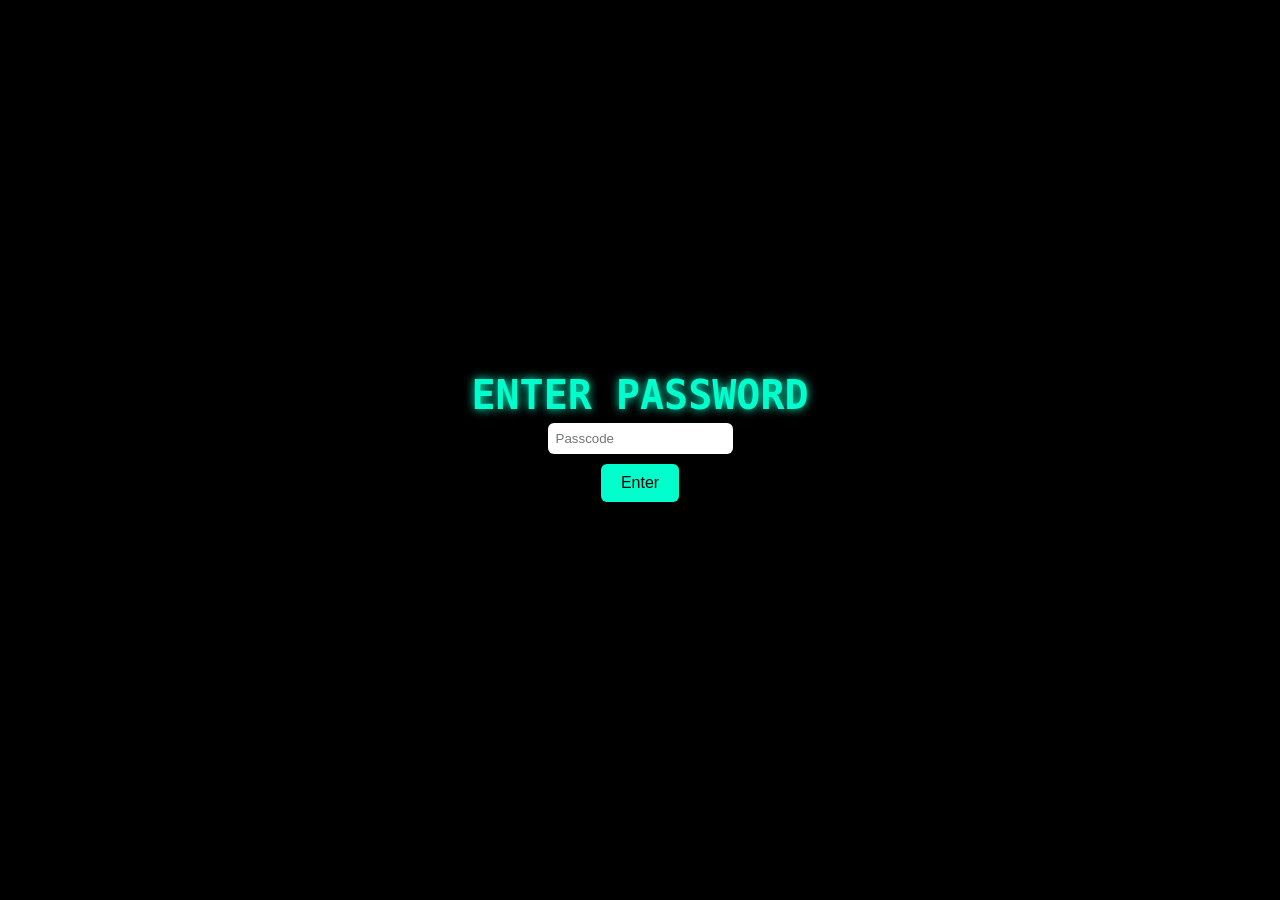
<file: i-ready/index.html>
<!doctype html>
<html lang="en">

<head>

<meta charset="utf-8">
<meta name="viewport" content="width=device-width,initial-scale=1">

<title>The Cats Arcade</title>

<link rel="stylesheet" href="css/styles.css">

<style>

#lockScreen{
position:fixed;
top:0;
left:0;
width:100vw;
height:100vh;
background:black;
color:#00ffcc;
display:flex;
flex-direction:column;
align-items:center;
justify-content:center;
font-family:monospace;
z-index:9999;
}

#siteContent{
display:none;
}

</style>

</head>

<body>

<!-- PASSWORD SCREEN -->

<div id="lockScreen">

<h1>ENTER PASSWORD</h1>

<input id="passInput" type="password" placeholder="Passcode">

<button onclick="unlockSite()">Enter</button>

<p id="errorText"></p>

</div>

<!-- WEBSITE -->

<div id="siteContent">

<header>

<h1>The Cats Arcade</h1>
<p>Click play to start a game.</p>

</header>

<nav id="navbar">

<button onclick="showPage('gamesPage')">Games</button>
<button onclick="showPage('settingsPage')">Settings</button>
<button onclick="showPage('requestPage')">Requests</button>

</nav>

<main>

<!-- GAMES PAGE -->

<div id="gamesPage" class="page">

<section class="card">

<h2>Available Games</h2>

<div id="games"></div>

</section>

<section class="card">

<h2>Play Area</h2>

<div id="player">
<p>No game loaded.</p>
</div>

</section>

</div>

<!-- SETTINGS PAGE -->

<div id="settingsPage" class="page">

<section class="card">

<h2>Settings</h2>

<label>Background Color</label><br>
<input type="color" id="bgColor">

<br><br>

<label>Panic Key</label><br>
<input type="text" id="panicKey" placeholder="Example: `">

<br><br>

<button onclick="saveSettings()">Save Settings</button>

</section>

</div>

<!-- FORM PAGE -->

<div id="requestPage" class="page">

<section class="card">

<h2>Game Requests</h2>

<iframe
src="https://docs.google.com/forms/d/e/1FAIpQLSeR4XuPz3IPx8sJ8oe7DFxDOrXZZHuoVF9zgKFstM0YfE5qOA/viewform?embedded=true"
height="650">
Loading…
</iframe>

</section>

</div>

</main>

</div>

<script src="js/app.js"></script>

<script>

function unlockSite(){

const pass = document.getElementById("passInput").value

if(pass === "012312"){

document.getElementById("lockScreen").style.display = "none"
document.getElementById("siteContent").style.display = "block"

}else{

document.getElementById("errorText").innerText = "Wrong Passcode"

}

}

</script>

</body>
</html>
</file>
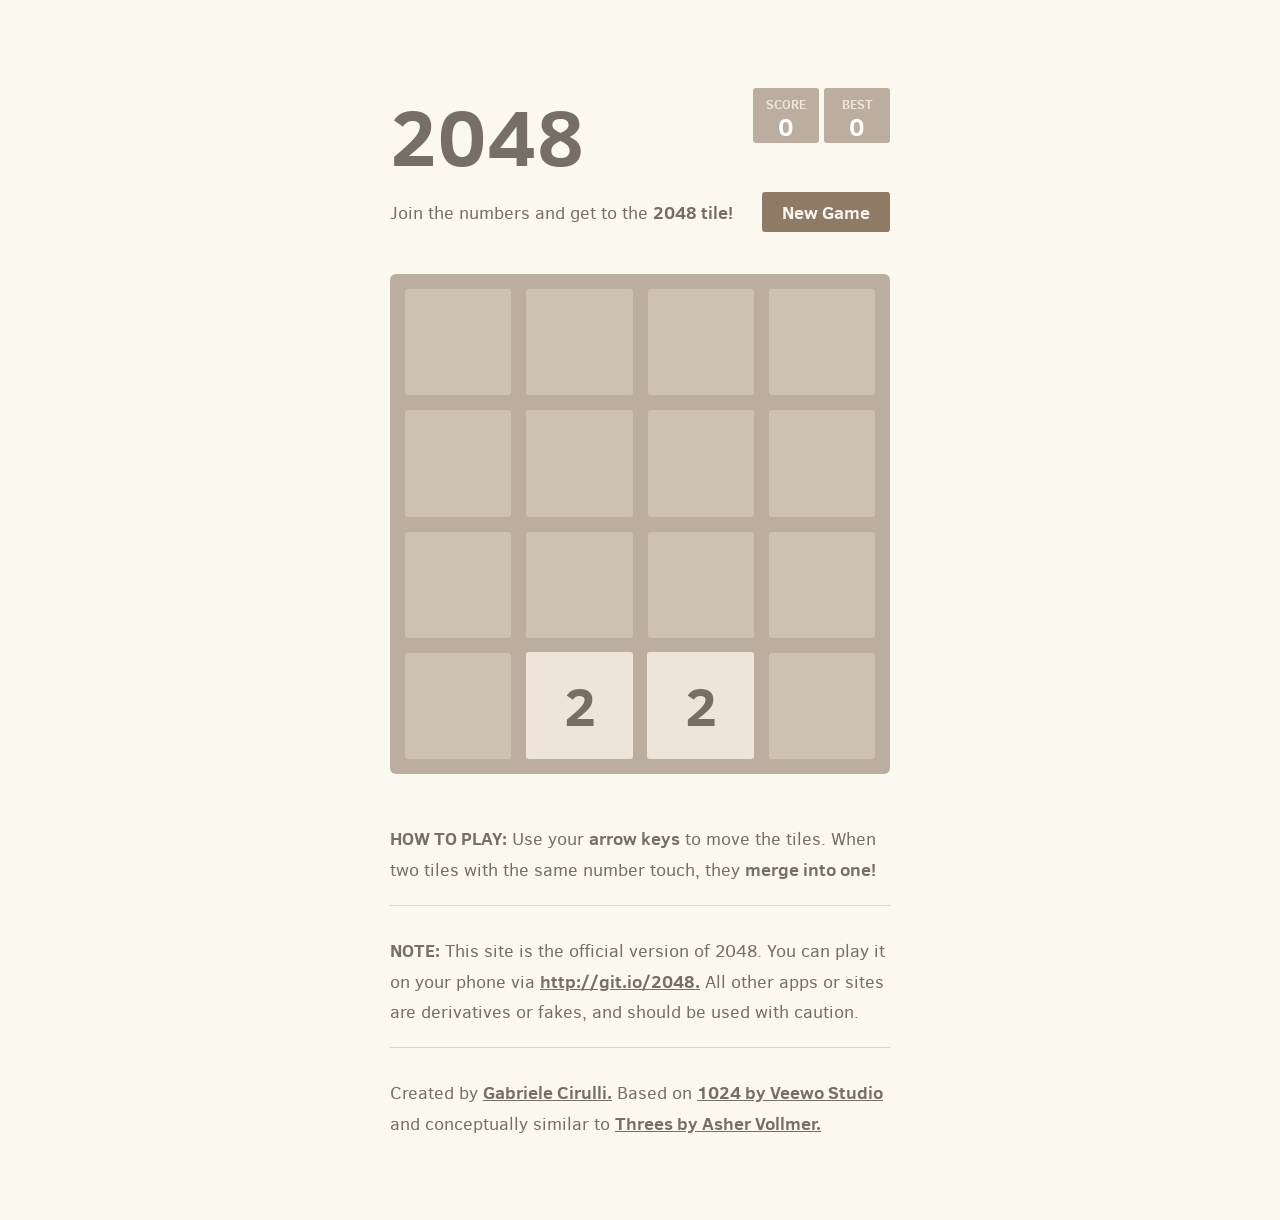
<file: games/2048/index.html>
<!DOCTYPE html>
<html>
<head>
  <meta charset="utf-8">
  <title>2048</title>

  <link href="style/main.css" rel="stylesheet" type="text/css">
  <link rel="shortcut icon" href="favicon.ico">
  <link rel="apple-touch-icon" href="meta/apple-touch-icon.png">
  <link rel="apple-touch-startup-image" href="meta/apple-touch-startup-image-640x1096.png" media="(device-width: 320px) and (device-height: 568px) and (-webkit-device-pixel-ratio: 2)"> <!-- iPhone 5+ -->
  <link rel="apple-touch-startup-image" href="meta/apple-touch-startup-image-640x920.png"  media="(device-width: 320px) and (device-height: 480px) and (-webkit-device-pixel-ratio: 2)"> <!-- iPhone, retina -->
  <meta name="apple-mobile-web-app-capable" content="yes">
  <meta name="apple-mobile-web-app-status-bar-style" content="black">

  <meta name="HandheldFriendly" content="True">
  <meta name="MobileOptimized" content="320">
  <meta name="viewport" content="width=device-width, target-densitydpi=160dpi, initial-scale=1.0, maximum-scale=1, user-scalable=no, minimal-ui">
</head>
<body>
  <div class="container">
    <div class="heading">
      <h1 class="title">2048</h1>
      <div class="scores-container">
        <div class="score-container">0</div>
        <div class="best-container">0</div>
      </div>
    </div>

    <div class="above-game">
      <p class="game-intro">Join the numbers and get to the <strong>2048 tile!</strong></p>
      <a class="restart-button">New Game</a>
    </div>

    <div class="game-container">
      <div class="game-message">
        <p></p>
        <div class="lower">
	        <a class="keep-playing-button">Keep going</a>
          <a class="retry-button">Try again</a>
        </div>
      </div>

      <div class="grid-container">
        <div class="grid-row">
          <div class="grid-cell"></div>
          <div class="grid-cell"></div>
          <div class="grid-cell"></div>
          <div class="grid-cell"></div>
        </div>
        <div class="grid-row">
          <div class="grid-cell"></div>
          <div class="grid-cell"></div>
          <div class="grid-cell"></div>
          <div class="grid-cell"></div>
        </div>
        <div class="grid-row">
          <div class="grid-cell"></div>
          <div class="grid-cell"></div>
          <div class="grid-cell"></div>
          <div class="grid-cell"></div>
        </div>
        <div class="grid-row">
          <div class="grid-cell"></div>
          <div class="grid-cell"></div>
          <div class="grid-cell"></div>
          <div class="grid-cell"></div>
        </div>
      </div>

      <div class="tile-container">

      </div>
    </div>

    <p class="game-explanation">
      <strong class="important">How to play:</strong> Use your <strong>arrow keys</strong> to move the tiles. When two tiles with the same number touch, they <strong>merge into one!</strong>
    </p>
    <hr>
    <p>
    <strong class="important">Note:</strong> This site is the official version of 2048. You can play it on your phone via <a href="http://git.io/2048">http://git.io/2048.</a> All other apps or sites are derivatives or fakes, and should be used with caution.
    </p>
    <hr>
    <p>
    Created by <a href="http://gabrielecirulli.com" target="_blank">Gabriele Cirulli.</a> Based on <a href="https://itunes.apple.com/us/app/1024!/id823499224" target="_blank">1024 by Veewo Studio</a> and conceptually similar to <a href="http://asherv.com/threes/" target="_blank">Threes by Asher Vollmer.</a>
    </p>
  </div>

  <script src="js/bind_polyfill.js"></script>
  <script src="js/classlist_polyfill.js"></script>
  <script src="js/animframe_polyfill.js"></script>
  <script src="js/keyboard_input_manager.js"></script>
  <script src="js/html_actuator.js"></script>
  <script src="js/grid.js"></script>
  <script src="js/tile.js"></script>
  <script src="js/local_storage_manager.js"></script>
  <script src="js/game_manager.js"></script>
  <script src="js/application.js"></script>
</body>
</html>
</file>
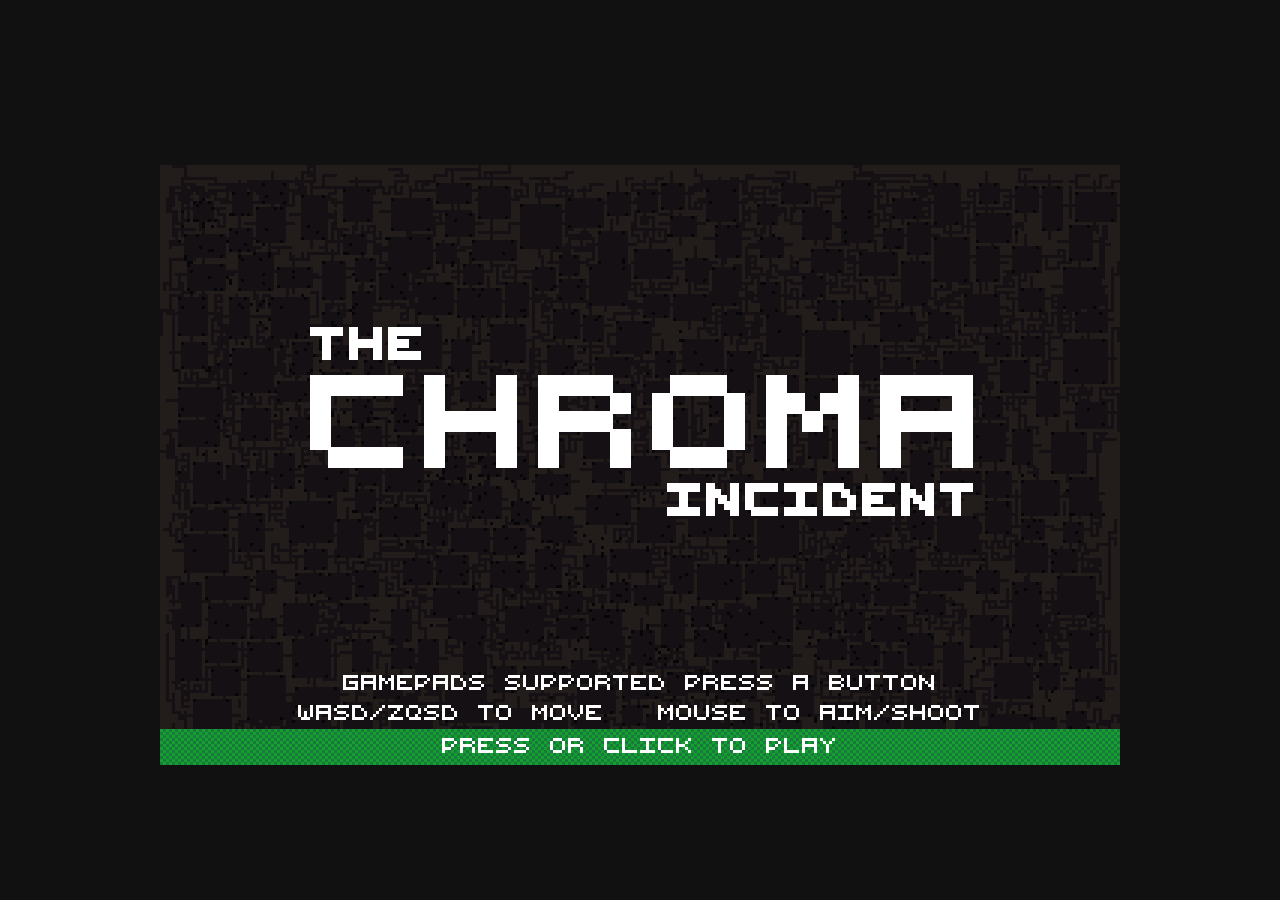
<file: games/chroma/index.html>
<!DOCTYPE html><html><head><meta charset=utf-8><meta name=viewport content="width=device-width,initial-scale=1"><title>JS13k</title><link rel=stylesheet href=game.min.css></head><body><canvas id=canvas></canvas><script src=game.min.js></script></body></html>
</file>
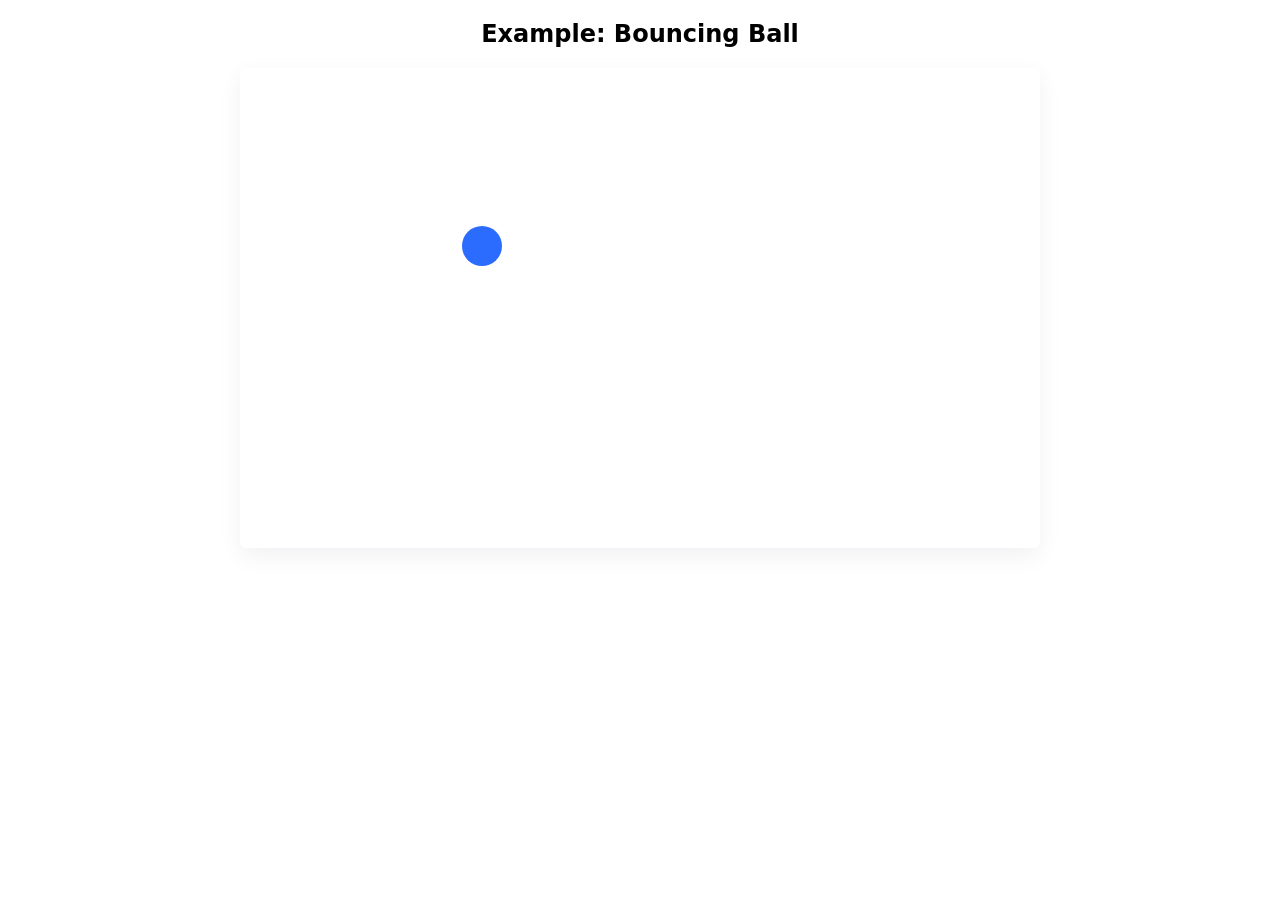
<file: games/example-ball/index.html>
<!doctype html>
<html lang="en">
<head>
  <meta charset="utf-8" />
  <meta name="viewport" content="width=device-width,initial-scale=1" />
  <title>Example: Bouncing Ball</title>
  <link rel="stylesheet" href="style.css">
</head>
<body>
  <h2 style="text-align:center">Example: Bouncing Ball</h2>
  <canvas id="c"></canvas>
  <script src="game.js"></script>
</body>
</html>
</file>
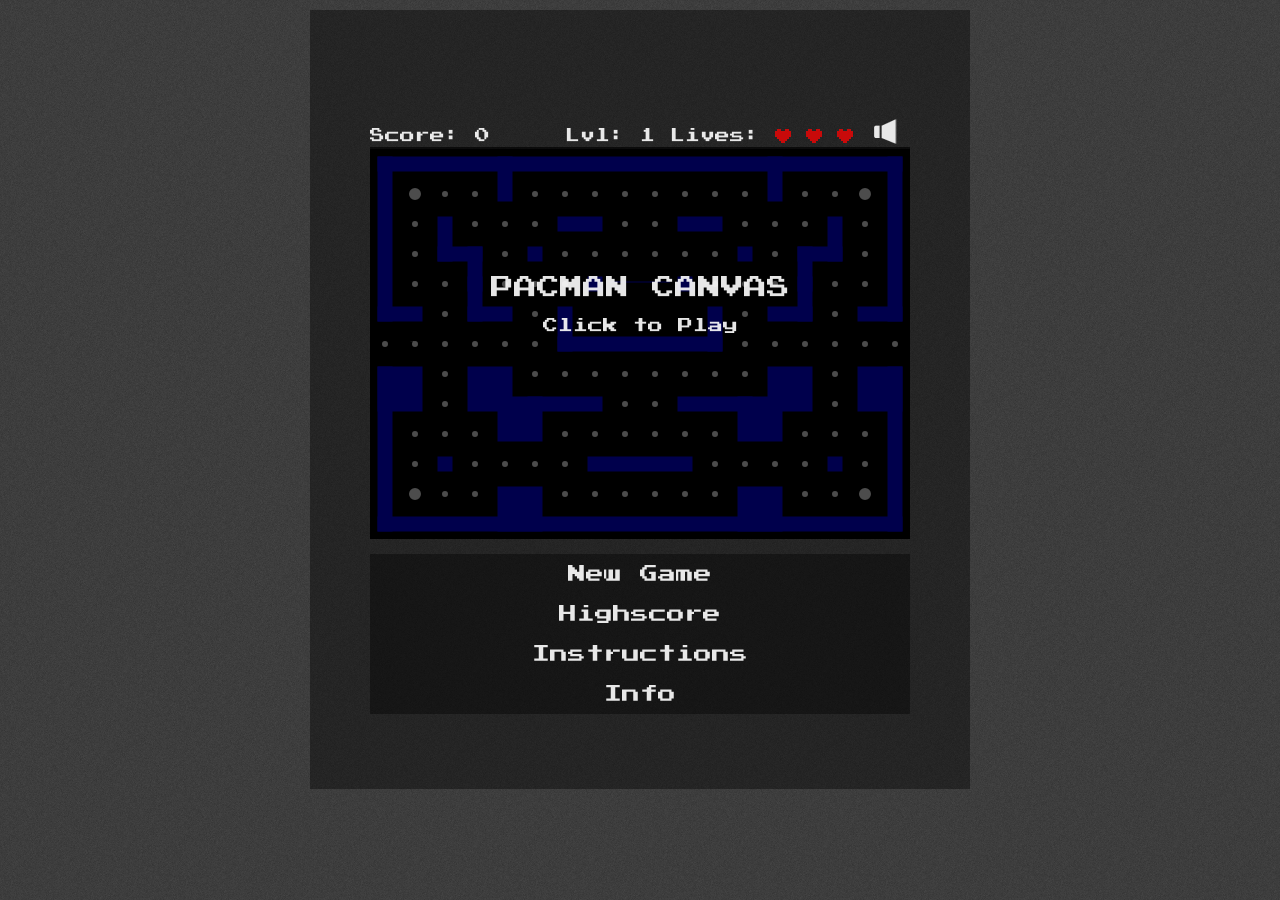
<file: games/pacman/index.html>
<!DOCTYPE html>

<!--<html lang="en">-->
<html lang="en" manifest="cache.manifest">
<head>
	<meta charset="utf-8" />
	<title>Pacman in HTML 5 Canvas</title>
	<link rel="stylesheet" href="style.css">
	<link rel="stylesheet" href="pacman-canvas.css">
	<link rel="manifest" href="manifest.json">


	<!-- SEO Stuff -->
    <meta name="description" content="Play Pacman Canvas for free on your desktop or mobile. This whole game is open source an was created in HTML5." />
    <link rel="canonical" href="http://pacman.platzh1rsch.ch/" />
    <meta name="author" content="platzh1rsch.ch" />
    <meta name="publisher" content="platzh1rsch.ch" />
    <meta name="copyright" content="&copy; Copyright (c) platzh1rsch.ch" />
    <meta name="robots" content="index,follow" />
    <meta http-equiv="content-language" content="de">
    <meta name="language" content="de">
    <meta name="page-topic" content="Games/Arcade" />

    <meta content="National" name="distribution" />
    <meta content="pacman.platzh1rsch.ch" name="target" />

   	<!-- Facebook Open Graph Information -->
	<meta property="og:image" content="http://pacman.platzh1rsch.ch/img/Icon-200x200.png"/>
    <meta property="og:title" content="Pacman Canvas in HTML5" />
	<meta property="og:description" content="Play Pacman Canvas for free on your desktop or mobile. This whole game is open source an was created in HTML5." />
    <meta property="og:url" content="http://pacman.platzh1rsch.ch/" />
    <meta property="og:site_name" content="Pacman Canvas in HTML5" />
	<meta property="og:locale" content="en_US" />

	<!-- site icons -->
	<link rel="shortcut icon" href="img/Icon-130x130.png" />
	<link rel="apple-touch-icon" href="img/Icon-130x130.png" />

    <meta property="og:image" content="http://pacman.platzh1rsch.ch/img/Icon-130x130.png"/>

	<!-- AppsFuel verification code -->
	<meta name="appsfuel_code" content="83d3cedc1050a5c"/>
	
	<!-- Mobile Viewport -->
	<meta name="viewport" content="width=device-width, initial-scale=1, maximum-scale=1, user-scalable=0"/>
	
	<!-- Apple Mobile Web Capability -->
	<meta name="apple-mobile-web-app-capable" content="yes" />
	
	<!-- Script -->
	<script src="js/jquery-1.10.2.min.js" type="text/javascript"></script>
	<script src="js/jquery.hammer.min.js" type="text/javascript"></script>
	
	<!-- Google Analytics -->
	<script type="text/javascript">

	  var _gaq = _gaq || [];
	  _gaq.push(['_setAccount', 'UA-28993174-1']);
	  _gaq.push(['_setDomainName', 'pacman.platzh1rsch.ch']);
	  _gaq.push(['_trackPageview']);

	  (function() {
		var ga = document.createElement('script'); ga.type = 'text/javascript'; ga.async = true;
		ga.src = ('https:' == document.location.protocol ? 'https://ssl' : 'http://www') + '.google-analytics.com/ga.js';
		ga.src = ('https:' == document.location.protocol ? 'https://ssl' : 'http://www') + '.google-analytics.com/ga.js';
		var s = document.getElementsByTagName('script')[0]; s.parentNode.insertBefore(ga, s);
	  })();
	</script>
	
</head>

<body>

<div class="container">
<div class="main">


<!-- Display this message if Javascript is disabled -->
<noscript>
<h2>Enable Javascript!</h2>
<p>This HTML 5 app requires Javascript to run. Please check that Javascript is enabled in your browser.</p>
</noscript>

<!-- Highscore -->
<div class="content" id="highscore-content">
	<div class="button" id="back">&lt; back</div>
	<div>
		<h1>Highscore</h1>
		<p>
			<ol id="highscore-list">
				
			</ol>
		</p>
	</div>
</div>

<!-- INSTRUCTIONS -->
<div class="content" id="instructions-content">
	<div class="button" id="back">&lt; back</div>
	<div>
		<h1>Instructions</h1>
		<div class="nomobile">
			<h2>Controls</h2>
			<p>Use your arrow keys or [W,A,S,D] keys to navigate pacman.</p>
			<p>To pause / resume the game press [SPACE] or [ESC] or just click into the game area.</p>
		</div>
		<div class="mobile">
			<h2>Controls</h2>
			<p>Use swipe gestures to navigate pacman.</p>
			<p>Alternatively use the Arrow Buttons underneath the game area to navigate pacman.</p>
			<p>To pause / resume the game, touch the game area once.</p>
		</div>

		<div>
			<h2>Ghosts</h2>
			<p>Ghosts are creatures that hunt pacman and will kill him if they catch him.</p>
			<p>Every ghost has its own strategy to chase down pacman.</p>
			<h3>Inky<img src="img/inky.svg" class="pull-right"></h3>
			Inky will stay in the ghost house until pacman has eaten at least 30 pills.	His home is the bottom right corner.
			<h3>Blinky <img src="img/blinky.svg" class="pull-right"></h3>
			Blinky is the most agressive of the 4 ghosts. He will start chasing pacman right away, and aim directly at him. His home is the upper right corner.
			<h3>Pinky<img src="img/pinky.svg" class="pull-right"></h3>
			Pinky will start chasing pacman right away, he will always aim 4 fields ahead and 4 fields left of pacman. His home is the upper left corner.
			<h3>Clyde<img src="img/clyde.svg" class="pull-right"></h3>
			Inky will stay in the ghost house until pacman has eaten at least 2/3 of all pills. His home is the bottom left corner.
		</div>

		<div>
			<h2>Ghost moods</h2>
			The ghosts have two different moods that change the way they act during the game.
			<h3>Scatter mood</h3>
			<p>This is the default mood. When ghosts are in scatter mood, they will just go to their home corner and stay there.</p>
			<img src="img/instructions/instructions_scatter.PNG">
			<h3>Chase mood</h3>
			<p>After a certain time the ghosts change their mood and want to go chasing pacman. This is indicated through the walls turning red.</p>
			<img src="img/instructions/instructions_chase.PNG">
		</div>

		<div>
			<h2>Items</h2>
			<h3>Pills</h3>
			<p>The goal of every level is, to eat all the white pills without getting catched by the ghosts. One pill results in 10 points.</p>
			<h3>Powerpills</h3>
			<p>In every level there are 4 powerpills, which are a bit bigger than the regular ones. If Pacman eats those, he will get strong enough to eat the ghosts. You can see this indicated by the ghosts turning blue. One powerpill results in 50 points.</p>
			<img src="img/instructions/instructions_powerpill.PNG">
			<p>Eating a ghost results in 100 points. The soul of the ghost will return to the ghost house before starting to chase Pacman again.</p>
		</div>

	</div>
</div>

<!-- Info -->
<div class="content" id="info-content">
	<div class="button" id="back">&lt; back</div>
	<div>
		<h1>Info</h1>
		<p>Current Version: 0.91 (15.01.2016) (<a href="#" id="updateCode">get latest</a>)</p>
		<img src="img/platzh1rsch-logo.png">
		<p>Pacman Canvas is Open Source, written by <a href="http://platzh1rsch.ch">platzh1rsch</a>. You can get the code on <a target="_blank" href="https://github.com/platzhersh/pacman-canvas" target="_blank">github</a>.</p>
		<p>If you have any suggestions how to make this app better, please post your suggestion / request on <a target="_blank" href="https://platzh1rsch.uservoice.com/">uservoice</a>.</p>
		<p>
	</div>
</div>



<!-- main game content -->
<div class="content" id="game-content">

		<!-- Google AdSense -->
		<div id="adsense">
			<script async src="//pagead2.googlesyndication.com/pagead/js/adsbygoogle.js"></script>
			<ins class="adsbygoogle"
			     style="display:inline-block;width:320px;height:50px"
			     data-ad-client="ca-pub-0176206735745791"
			     data-ad-slot="6492298622"></ins>
			<script>
			(adsbygoogle = window.adsbygoogle || []).push({});
			</script>
		</div>
	
	
	<!-- main game content -->
	<div class="game wrapper">
	
		<div class="score">Score:</div>
		<div class="level">Lvl:</div>
		<div class="lives">Lives: </div>
		
		<div class="controlSound">
			<img src="img/audio-icon-mute.png" id="mute">
		</div>
		<!-- canvas is splitted into 18x13 fields -->
		<div id="canvas-container">
			<div id="canvas-overlay-container">
				<div id="canvas-overlay-content">
					<div id="title">Pacman Canvas</div>
					<div><p id="text">Click to Play</p></div>
				</div>
			</div>
			<canvas id="myCanvas" width="540" height="390">
			<p>Canvas not supported</p>
			</canvas>
		</div>

		<div class="controls" id="game-buttons">
		<!-- Will be moved to Instructions 
		<p class="nomobile">Use W-A-S-D keys to navigate Pac-Man</p>
		-->
		
			<!-- OLD Buttons -->
			<div>
				<span id="up" class="controlButton">&uarr;</span>
			</div>
			<div>
				<span id="left" class="controlButton">&larr;</span>
				<span id="down" class="controlButton">&darr;</span>
				<span id="right" class="controlButton">&rarr;</span>
			</div>
			
		</div>
		<!-- inGame Controls End -->
		
		<!-- Game Menu -->		
		<div class="controls" id="menu-buttons">
			<ul>
				<li class="button" id="newGame">New Game</li>
				<li class="button" id="highscore">Highscore</li>
				<li class="button" id="instructions">Instructions</li>
				<li class="button" id="info">Info</li>
			</ul>
			
		</div>
		<!-- Game Menu End -->
		
	</div>
		
	<div class="description nomobile">
		<p>This whole thing was written in HTML5, CSS3 and Javascript (using small bits of jquery). For the basics I was following the <a href="http://devhammer.net/blog/exploring-html5-canvas-part-1---introduction" target="_blank">"Exploring HTML5 Canvas"</a> Tutorials (Part 1 - 6) by Devhammer. Thanks for the great Tutorial!</a>
		<p>For some other stuff, like how to write objectorientated javascript I was following the tutorials over at <a href="http://www.codecademy.com/" target="_blank">http://www.codecademy.com/</a>, which is a really great site to learn Javascript and also other languages.</a>
		<p>If you understand German you can also read my blogpost about this site: <a href="http://blog.platzh1rsch.ch/2012/08/pacman-in-html5-canvas.html">"Pacman in HTML5 Canvas"</a>.</p>
		
		<span id="audio">
			<audio id="theme" preload="auto">
				<source src="wav/theme.wav" type="audio/wav">
				<source src="mp3/theme.mp3" type="audio/mpeg">
			</audio>
			<audio id="waka" preload="auto">
				<source src="wav/waka.wav" type="audio/wav">
				<source src="mp3/waka.mp3" type="audio/mpeg">
			</audio>
			<audio id="die" preload="auto">
				<source src="wav/die.wav" type="audio/wav">
				<source src="mp3/die.mp3" type="audio/mpeg">
			</audio>
			<audio id="powerpill" preload="auto">
				<source src="wav/powerpill.wav" type="audio/wav">
				<source src="mp3/powerpill.mp3" type="audio/mpeg">
			</audio>
		</span>
		
		
	</div>

</div>
</div>
</div>

	<script src="pacman-canvas.js" type="text/javascript"></script>


</body>
</html>
</file>
<file: i-ready/css/styles.css>
body{
margin:0;
font-family:Arial, sans-serif;
background:#0a0a0a;
color:white;
text-align:center;
}

header{
background:#111;
padding:20px;
border-bottom:2px solid #00ffcc;
}

h1{
margin:0;
font-size:40px;
color:#00ffcc;
text-shadow:0 0 10px #00ffcc;
}

#navbar{
background:#111;
padding:10px;
border-bottom:2px solid #00ffcc;
}

#navbar button{
margin:5px;
}

main{
padding:20px;
}

.card{
background:#111;
padding:20px;
margin:20px auto;
max-width:900px;
border-radius:10px;
box-shadow:0 0 10px rgba(0,255,200,0.3);
}

#games{
display:flex;
flex-wrap:wrap;
justify-content:center;
gap:15px;
}

.game{
padding:15px;
background:#1a1a1a;
border-radius:8px;
width:200px;
box-shadow:0 0 8px rgba(0,255,200,0.3);
}

button{
margin-top:10px;
padding:10px 20px;
font-size:16px;
background:#00ffcc;
border:none;
border-radius:6px;
cursor:pointer;
}

button:hover{
background:#00ccaa;
}

#player{
margin-top:20px;
display:flex;
flex-direction:column;
align-items:center;
}

.gameFrame{
width:100%;
max-width:900px;
height:520px;
border:none;
border-radius:10px;
background:black;
}

.backBtn{
margin-bottom:10px;
padding:10px 15px;
}

input{
padding:8px;
border-radius:6px;
border:none;
margin-top:5px;
}

iframe{
border:none;
border-radius:10px;
width:100%;
}

.page{
display:none;
}
</file>
<file: games/2048/style/main.css>
@import url(fonts/clear-sans.css);
html, body {
  margin: 0;
  padding: 0;
  background: #faf8ef;
  color: #776e65;
  font-family: "Clear Sans", "Helvetica Neue", Arial, sans-serif;
  font-size: 18px; }

body {
  margin: 80px 0; }

.heading:after {
  content: "";
  display: block;
  clear: both; }

h1.title {
  font-size: 80px;
  font-weight: bold;
  margin: 0;
  display: block;
  float: left; }

@-webkit-keyframes move-up {
  0% {
    top: 25px;
    opacity: 1; }

  100% {
    top: -50px;
    opacity: 0; } }
@-moz-keyframes move-up {
  0% {
    top: 25px;
    opacity: 1; }

  100% {
    top: -50px;
    opacity: 0; } }
@keyframes move-up {
  0% {
    top: 25px;
    opacity: 1; }

  100% {
    top: -50px;
    opacity: 0; } }
.scores-container {
  float: right;
  text-align: right; }

.score-container, .best-container {
  position: relative;
  display: inline-block;
  background: #bbada0;
  padding: 15px 25px;
  font-size: 25px;
  height: 25px;
  line-height: 47px;
  font-weight: bold;
  border-radius: 3px;
  color: white;
  margin-top: 8px;
  text-align: center; }
  .score-container:after, .best-container:after {
    position: absolute;
    width: 100%;
    top: 10px;
    left: 0;
    text-transform: uppercase;
    font-size: 13px;
    line-height: 13px;
    text-align: center;
    color: #eee4da; }
  .score-container .score-addition, .best-container .score-addition {
    position: absolute;
    right: 30px;
    color: red;
    font-size: 25px;
    line-height: 25px;
    font-weight: bold;
    color: rgba(119, 110, 101, 0.9);
    z-index: 100;
    -webkit-animation: move-up 600ms ease-in;
    -moz-animation: move-up 600ms ease-in;
    animation: move-up 600ms ease-in;
    -webkit-animation-fill-mode: both;
    -moz-animation-fill-mode: both;
    animation-fill-mode: both; }

.score-container:after {
  content: "Score"; }

.best-container:after {
  content: "Best"; }

p {
  margin-top: 0;
  margin-bottom: 10px;
  line-height: 1.65; }

a {
  color: #776e65;
  font-weight: bold;
  text-decoration: underline;
  cursor: pointer; }

strong.important {
  text-transform: uppercase; }

hr {
  border: none;
  border-bottom: 1px solid #d8d4d0;
  margin-top: 20px;
  margin-bottom: 30px; }

.container {
  width: 500px;
  margin: 0 auto; }

@-webkit-keyframes fade-in {
  0% {
    opacity: 0; }

  100% {
    opacity: 1; } }
@-moz-keyframes fade-in {
  0% {
    opacity: 0; }

  100% {
    opacity: 1; } }
@keyframes fade-in {
  0% {
    opacity: 0; }

  100% {
    opacity: 1; } }
.game-container {
  margin-top: 40px;
  position: relative;
  padding: 15px;
  cursor: default;
  -webkit-touch-callout: none;
  -ms-touch-callout: none;
  -webkit-user-select: none;
  -moz-user-select: none;
  -ms-user-select: none;
  -ms-touch-action: none;
  touch-action: none;
  background: #bbada0;
  border-radius: 6px;
  width: 500px;
  height: 500px;
  -webkit-box-sizing: border-box;
  -moz-box-sizing: border-box;
  box-sizing: border-box; }
  .game-container .game-message {
    display: none;
    position: absolute;
    top: 0;
    right: 0;
    bottom: 0;
    left: 0;
    background: rgba(238, 228, 218, 0.5);
    z-index: 100;
    text-align: center;
    -webkit-animation: fade-in 800ms ease 1200ms;
    -moz-animation: fade-in 800ms ease 1200ms;
    animation: fade-in 800ms ease 1200ms;
    -webkit-animation-fill-mode: both;
    -moz-animation-fill-mode: both;
    animation-fill-mode: both; }
    .game-container .game-message p {
      font-size: 60px;
      font-weight: bold;
      height: 60px;
      line-height: 60px;
      margin-top: 222px; }
    .game-container .game-message .lower {
      display: block;
      margin-top: 59px; }
    .game-container .game-message a {
      display: inline-block;
      background: #8f7a66;
      border-radius: 3px;
      padding: 0 20px;
      text-decoration: none;
      color: #f9f6f2;
      height: 40px;
      line-height: 42px;
      margin-left: 9px; }
      .game-container .game-message a.keep-playing-button {
        display: none; }
    .game-container .game-message.game-won {
      background: rgba(237, 194, 46, 0.5);
      color: #f9f6f2; }
      .game-container .game-message.game-won a.keep-playing-button {
        display: inline-block; }
    .game-container .game-message.game-won, .game-container .game-message.game-over {
      display: block; }

.grid-container {
  position: absolute;
  z-index: 1; }

.grid-row {
  margin-bottom: 15px; }
  .grid-row:last-child {
    margin-bottom: 0; }
  .grid-row:after {
    content: "";
    display: block;
    clear: both; }

.grid-cell {
  width: 106.25px;
  height: 106.25px;
  margin-right: 15px;
  float: left;
  border-radius: 3px;
  background: rgba(238, 228, 218, 0.35); }
  .grid-cell:last-child {
    margin-right: 0; }

.tile-container {
  position: absolute;
  z-index: 2; }

.tile, .tile .tile-inner {
  width: 107px;
  height: 107px;
  line-height: 107px; }
.tile.tile-position-1-1 {
  -webkit-transform: translate(0px, 0px);
  -moz-transform: translate(0px, 0px);
  -ms-transform: translate(0px, 0px);
  transform: translate(0px, 0px); }
.tile.tile-position-1-2 {
  -webkit-transform: translate(0px, 121px);
  -moz-transform: translate(0px, 121px);
  -ms-transform: translate(0px, 121px);
  transform: translate(0px, 121px); }
.tile.tile-position-1-3 {
  -webkit-transform: translate(0px, 242px);
  -moz-transform: translate(0px, 242px);
  -ms-transform: translate(0px, 242px);
  transform: translate(0px, 242px); }
.tile.tile-position-1-4 {
  -webkit-transform: translate(0px, 363px);
  -moz-transform: translate(0px, 363px);
  -ms-transform: translate(0px, 363px);
  transform: translate(0px, 363px); }
.tile.tile-position-2-1 {
  -webkit-transform: translate(121px, 0px);
  -moz-transform: translate(121px, 0px);
  -ms-transform: translate(121px, 0px);
  transform: translate(121px, 0px); }
.tile.tile-position-2-2 {
  -webkit-transform: translate(121px, 121px);
  -moz-transform: translate(121px, 121px);
  -ms-transform: translate(121px, 121px);
  transform: translate(121px, 121px); }
.tile.tile-position-2-3 {
  -webkit-transform: translate(121px, 242px);
  -moz-transform: translate(121px, 242px);
  -ms-transform: translate(121px, 242px);
  transform: translate(121px, 242px); }
.tile.tile-position-2-4 {
  -webkit-transform: translate(121px, 363px);
  -moz-transform: translate(121px, 363px);
  -ms-transform: translate(121px, 363px);
  transform: translate(121px, 363px); }
.tile.tile-position-3-1 {
  -webkit-transform: translate(242px, 0px);
  -moz-transform: translate(242px, 0px);
  -ms-transform: translate(242px, 0px);
  transform: translate(242px, 0px); }
.tile.tile-position-3-2 {
  -webkit-transform: translate(242px, 121px);
  -moz-transform: translate(242px, 121px);
  -ms-transform: translate(242px, 121px);
  transform: translate(242px, 121px); }
.tile.tile-position-3-3 {
  -webkit-transform: translate(242px, 242px);
  -moz-transform: translate(242px, 242px);
  -ms-transform: translate(242px, 242px);
  transform: translate(242px, 242px); }
.tile.tile-position-3-4 {
  -webkit-transform: translate(242px, 363px);
  -moz-transform: translate(242px, 363px);
  -ms-transform: translate(242px, 363px);
  transform: translate(242px, 363px); }
.tile.tile-position-4-1 {
  -webkit-transform: translate(363px, 0px);
  -moz-transform: translate(363px, 0px);
  -ms-transform: translate(363px, 0px);
  transform: translate(363px, 0px); }
.tile.tile-position-4-2 {
  -webkit-transform: translate(363px, 121px);
  -moz-transform: translate(363px, 121px);
  -ms-transform: translate(363px, 121px);
  transform: translate(363px, 121px); }
.tile.tile-position-4-3 {
  -webkit-transform: translate(363px, 242px);
  -moz-transform: translate(363px, 242px);
  -ms-transform: translate(363px, 242px);
  transform: translate(363px, 242px); }
.tile.tile-position-4-4 {
  -webkit-transform: translate(363px, 363px);
  -moz-transform: translate(363px, 363px);
  -ms-transform: translate(363px, 363px);
  transform: translate(363px, 363px); }

.tile {
  position: absolute;
  -webkit-transition: 100ms ease-in-out;
  -moz-transition: 100ms ease-in-out;
  transition: 100ms ease-in-out;
  -webkit-transition-property: -webkit-transform;
  -moz-transition-property: -moz-transform;
  transition-property: transform; }
  .tile .tile-inner {
    border-radius: 3px;
    background: #eee4da;
    text-align: center;
    font-weight: bold;
    z-index: 10;
    font-size: 55px; }
  .tile.tile-2 .tile-inner {
    background: #eee4da;
    box-shadow: 0 0 30px 10px rgba(243, 215, 116, 0), inset 0 0 0 1px rgba(255, 255, 255, 0); }
  .tile.tile-4 .tile-inner {
    background: #ede0c8;
    box-shadow: 0 0 30px 10px rgba(243, 215, 116, 0), inset 0 0 0 1px rgba(255, 255, 255, 0); }
  .tile.tile-8 .tile-inner {
    color: #f9f6f2;
    background: #f2b179; }
  .tile.tile-16 .tile-inner {
    color: #f9f6f2;
    background: #f59563; }
  .tile.tile-32 .tile-inner {
    color: #f9f6f2;
    background: #f67c5f; }
  .tile.tile-64 .tile-inner {
    color: #f9f6f2;
    background: #f65e3b; }
  .tile.tile-128 .tile-inner {
    color: #f9f6f2;
    background: #edcf72;
    box-shadow: 0 0 30px 10px rgba(243, 215, 116, 0.2381), inset 0 0 0 1px rgba(255, 255, 255, 0.14286);
    font-size: 45px; }
    @media screen and (max-width: 520px) {
      .tile.tile-128 .tile-inner {
        font-size: 25px; } }
  .tile.tile-256 .tile-inner {
    color: #f9f6f2;
    background: #edcc61;
    box-shadow: 0 0 30px 10px rgba(243, 215, 116, 0.31746), inset 0 0 0 1px rgba(255, 255, 255, 0.19048);
    font-size: 45px; }
    @media screen and (max-width: 520px) {
      .tile.tile-256 .tile-inner {
        font-size: 25px; } }
  .tile.tile-512 .tile-inner {
    color: #f9f6f2;
    background: #edc850;
    box-shadow: 0 0 30px 10px rgba(243, 215, 116, 0.39683), inset 0 0 0 1px rgba(255, 255, 255, 0.2381);
    font-size: 45px; }
    @media screen and (max-width: 520px) {
      .tile.tile-512 .tile-inner {
        font-size: 25px; } }
  .tile.tile-1024 .tile-inner {
    color: #f9f6f2;
    background: #edc53f;
    box-shadow: 0 0 30px 10px rgba(243, 215, 116, 0.47619), inset 0 0 0 1px rgba(255, 255, 255, 0.28571);
    font-size: 35px; }
    @media screen and (max-width: 520px) {
      .tile.tile-1024 .tile-inner {
        font-size: 15px; } }
  .tile.tile-2048 .tile-inner {
    color: #f9f6f2;
    background: #edc22e;
    box-shadow: 0 0 30px 10px rgba(243, 215, 116, 0.55556), inset 0 0 0 1px rgba(255, 255, 255, 0.33333);
    font-size: 35px; }
    @media screen and (max-width: 520px) {
      .tile.tile-2048 .tile-inner {
        font-size: 15px; } }
  .tile.tile-super .tile-inner {
    color: #f9f6f2;
    background: #3c3a32;
    font-size: 30px; }
    @media screen and (max-width: 520px) {
      .tile.tile-super .tile-inner {
        font-size: 10px; } }

@-webkit-keyframes appear {
  0% {
    opacity: 0;
    -webkit-transform: scale(0);
    -moz-transform: scale(0);
    -ms-transform: scale(0);
    transform: scale(0); }

  100% {
    opacity: 1;
    -webkit-transform: scale(1);
    -moz-transform: scale(1);
    -ms-transform: scale(1);
    transform: scale(1); } }
@-moz-keyframes appear {
  0% {
    opacity: 0;
    -webkit-transform: scale(0);
    -moz-transform: scale(0);
    -ms-transform: scale(0);
    transform: scale(0); }

  100% {
    opacity: 1;
    -webkit-transform: scale(1);
    -moz-transform: scale(1);
    -ms-transform: scale(1);
    transform: scale(1); } }
@keyframes appear {
  0% {
    opacity: 0;
    -webkit-transform: scale(0);
    -moz-transform: scale(0);
    -ms-transform: scale(0);
    transform: scale(0); }

  100% {
    opacity: 1;
    -webkit-transform: scale(1);
    -moz-transform: scale(1);
    -ms-transform: scale(1);
    transform: scale(1); } }
.tile-new .tile-inner {
  -webkit-animation: appear 200ms ease 100ms;
  -moz-animation: appear 200ms ease 100ms;
  animation: appear 200ms ease 100ms;
  -webkit-animation-fill-mode: backwards;
  -moz-animation-fill-mode: backwards;
  animation-fill-mode: backwards; }

@-webkit-keyframes pop {
  0% {
    -webkit-transform: scale(0);
    -moz-transform: scale(0);
    -ms-transform: scale(0);
    transform: scale(0); }

  50% {
    -webkit-transform: scale(1.2);
    -moz-transform: scale(1.2);
    -ms-transform: scale(1.2);
    transform: scale(1.2); }

  100% {
    -webkit-transform: scale(1);
    -moz-transform: scale(1);
    -ms-transform: scale(1);
    transform: scale(1); } }
@-moz-keyframes pop {
  0% {
    -webkit-transform: scale(0);
    -moz-transform: scale(0);
    -ms-transform: scale(0);
    transform: scale(0); }

  50% {
    -webkit-transform: scale(1.2);
    -moz-transform: scale(1.2);
    -ms-transform: scale(1.2);
    transform: scale(1.2); }

  100% {
    -webkit-transform: scale(1);
    -moz-transform: scale(1);
    -ms-transform: scale(1);
    transform: scale(1); } }
@keyframes pop {
  0% {
    -webkit-transform: scale(0);
    -moz-transform: scale(0);
    -ms-transform: scale(0);
    transform: scale(0); }

  50% {
    -webkit-transform: scale(1.2);
    -moz-transform: scale(1.2);
    -ms-transform: scale(1.2);
    transform: scale(1.2); }

  100% {
    -webkit-transform: scale(1);
    -moz-transform: scale(1);
    -ms-transform: scale(1);
    transform: scale(1); } }
.tile-merged .tile-inner {
  z-index: 20;
  -webkit-animation: pop 200ms ease 100ms;
  -moz-animation: pop 200ms ease 100ms;
  animation: pop 200ms ease 100ms;
  -webkit-animation-fill-mode: backwards;
  -moz-animation-fill-mode: backwards;
  animation-fill-mode: backwards; }

.above-game:after {
  content: "";
  display: block;
  clear: both; }

.game-intro {
  float: left;
  line-height: 42px;
  margin-bottom: 0; }

.restart-button {
  display: inline-block;
  background: #8f7a66;
  border-radius: 3px;
  padding: 0 20px;
  text-decoration: none;
  color: #f9f6f2;
  height: 40px;
  line-height: 42px;
  display: block;
  text-align: center;
  float: right; }

.game-explanation {
  margin-top: 50px; }

@media screen and (max-width: 520px) {
  html, body {
    font-size: 15px; }

  body {
    margin: 20px 0;
    padding: 0 20px; }

  h1.title {
    font-size: 27px;
    margin-top: 15px; }

  .container {
    width: 280px;
    margin: 0 auto; }

  .score-container, .best-container {
    margin-top: 0;
    padding: 15px 10px;
    min-width: 40px; }

  .heading {
    margin-bottom: 10px; }

  .game-intro {
    width: 55%;
    display: block;
    box-sizing: border-box;
    line-height: 1.65; }

  .restart-button {
    width: 42%;
    padding: 0;
    display: block;
    box-sizing: border-box;
    margin-top: 2px; }

  .game-container {
    margin-top: 17px;
    position: relative;
    padding: 10px;
    cursor: default;
    -webkit-touch-callout: none;
    -ms-touch-callout: none;
    -webkit-user-select: none;
    -moz-user-select: none;
    -ms-user-select: none;
    -ms-touch-action: none;
    touch-action: none;
    background: #bbada0;
    border-radius: 6px;
    width: 280px;
    height: 280px;
    -webkit-box-sizing: border-box;
    -moz-box-sizing: border-box;
    box-sizing: border-box; }
    .game-container .game-message {
      display: none;
      position: absolute;
      top: 0;
      right: 0;
      bottom: 0;
      left: 0;
      background: rgba(238, 228, 218, 0.5);
      z-index: 100;
      text-align: center;
      -webkit-animation: fade-in 800ms ease 1200ms;
      -moz-animation: fade-in 800ms ease 1200ms;
      animation: fade-in 800ms ease 1200ms;
      -webkit-animation-fill-mode: both;
      -moz-animation-fill-mode: both;
      animation-fill-mode: both; }
      .game-container .game-message p {
        font-size: 60px;
        font-weight: bold;
        height: 60px;
        line-height: 60px;
        margin-top: 222px; }
      .game-container .game-message .lower {
        display: block;
        margin-top: 59px; }
      .game-container .game-message a {
        display: inline-block;
        background: #8f7a66;
        border-radius: 3px;
        padding: 0 20px;
        text-decoration: none;
        color: #f9f6f2;
        height: 40px;
        line-height: 42px;
        margin-left: 9px; }
        .game-container .game-message a.keep-playing-button {
          display: none; }
      .game-container .game-message.game-won {
        background: rgba(237, 194, 46, 0.5);
        color: #f9f6f2; }
        .game-container .game-message.game-won a.keep-playing-button {
          display: inline-block; }
      .game-container .game-message.game-won, .game-container .game-message.game-over {
        display: block; }

  .grid-container {
    position: absolute;
    z-index: 1; }

  .grid-row {
    margin-bottom: 10px; }
    .grid-row:last-child {
      margin-bottom: 0; }
    .grid-row:after {
      content: "";
      display: block;
      clear: both; }

  .grid-cell {
    width: 57.5px;
    height: 57.5px;
    margin-right: 10px;
    float: left;
    border-radius: 3px;
    background: rgba(238, 228, 218, 0.35); }
    .grid-cell:last-child {
      margin-right: 0; }

  .tile-container {
    position: absolute;
    z-index: 2; }

  .tile, .tile .tile-inner {
    width: 58px;
    height: 58px;
    line-height: 58px; }
  .tile.tile-position-1-1 {
    -webkit-transform: translate(0px, 0px);
    -moz-transform: translate(0px, 0px);
    -ms-transform: translate(0px, 0px);
    transform: translate(0px, 0px); }
  .tile.tile-position-1-2 {
    -webkit-transform: translate(0px, 67px);
    -moz-transform: translate(0px, 67px);
    -ms-transform: translate(0px, 67px);
    transform: translate(0px, 67px); }
  .tile.tile-position-1-3 {
    -webkit-transform: translate(0px, 135px);
    -moz-transform: translate(0px, 135px);
    -ms-transform: translate(0px, 135px);
    transform: translate(0px, 135px); }
  .tile.tile-position-1-4 {
    -webkit-transform: translate(0px, 202px);
    -moz-transform: translate(0px, 202px);
    -ms-transform: translate(0px, 202px);
    transform: translate(0px, 202px); }
  .tile.tile-position-2-1 {
    -webkit-transform: translate(67px, 0px);
    -moz-transform: translate(67px, 0px);
    -ms-transform: translate(67px, 0px);
    transform: translate(67px, 0px); }
  .tile.tile-position-2-2 {
    -webkit-transform: translate(67px, 67px);
    -moz-transform: translate(67px, 67px);
    -ms-transform: translate(67px, 67px);
    transform: translate(67px, 67px); }
  .tile.tile-position-2-3 {
    -webkit-transform: translate(67px, 135px);
    -moz-transform: translate(67px, 135px);
    -ms-transform: translate(67px, 135px);
    transform: translate(67px, 135px); }
  .tile.tile-position-2-4 {
    -webkit-transform: translate(67px, 202px);
    -moz-transform: translate(67px, 202px);
    -ms-transform: translate(67px, 202px);
    transform: translate(67px, 202px); }
  .tile.tile-position-3-1 {
    -webkit-transform: translate(135px, 0px);
    -moz-transform: translate(135px, 0px);
    -ms-transform: translate(135px, 0px);
    transform: translate(135px, 0px); }
  .tile.tile-position-3-2 {
    -webkit-transform: translate(135px, 67px);
    -moz-transform: translate(135px, 67px);
    -ms-transform: translate(135px, 67px);
    transform: translate(135px, 67px); }
  .tile.tile-position-3-3 {
    -webkit-transform: translate(135px, 135px);
    -moz-transform: translate(135px, 135px);
    -ms-transform: translate(135px, 135px);
    transform: translate(135px, 135px); }
  .tile.tile-position-3-4 {
    -webkit-transform: translate(135px, 202px);
    -moz-transform: translate(135px, 202px);
    -ms-transform: translate(135px, 202px);
    transform: translate(135px, 202px); }
  .tile.tile-position-4-1 {
    -webkit-transform: translate(202px, 0px);
    -moz-transform: translate(202px, 0px);
    -ms-transform: translate(202px, 0px);
    transform: translate(202px, 0px); }
  .tile.tile-position-4-2 {
    -webkit-transform: translate(202px, 67px);
    -moz-transform: translate(202px, 67px);
    -ms-transform: translate(202px, 67px);
    transform: translate(202px, 67px); }
  .tile.tile-position-4-3 {
    -webkit-transform: translate(202px, 135px);
    -moz-transform: translate(202px, 135px);
    -ms-transform: translate(202px, 135px);
    transform: translate(202px, 135px); }
  .tile.tile-position-4-4 {
    -webkit-transform: translate(202px, 202px);
    -moz-transform: translate(202px, 202px);
    -ms-transform: translate(202px, 202px);
    transform: translate(202px, 202px); }

  .tile .tile-inner {
    font-size: 35px; }

  .game-message p {
    font-size: 30px !important;
    height: 30px !important;
    line-height: 30px !important;
    margin-top: 90px !important; }
  .game-message .lower {
    margin-top: 30px !important; } }
</file>
<file: games/example-ball/style.css>
body{margin:0;font-family:system-ui,Segoe UI,Roboto,Arial}
canvas{display:block;margin:12px auto;border-radius:6px;background:#fff;box-shadow:0 8px 24px rgba(12,20,47,0.06)}
</file>
<file: games/pacman/style.css>
/**********************************************************************************

       .__          __         .__    ____                     .__     
______ |  | _____ _/  |________|  |__/_   |______  ______ ____ |  |__  
\____ \|  | \__  \\   __\___   /  |  \|   \_  __ \/  ___// ___\|  |  \ 
|  |_> >  |__/ __ \|  |  /    /|   Y  \   ||  | \/\___ \\  \___|   Y  \
|   __/|____(____  /__| /_____ \___|  /___||__|  /____  >\___  >___|  / .ch
|__|             \/           \/    \/                \/     \/  

**********************************************************************************/


@font-face {
    font-family: 'Socialico';
    src: url(fonts/Socialico.otf) format('otf'),
         url(fonts/Socialico.ttf) format('ttf');
    src: local('Socialico'), local(Socialico),
         url(fonts/Socialico.otf) format('opentype');
    font-weight: normal;
    font-style: normal;
}

a img { border: none; }

h1, h2, h3 { 
	font-family: 'Press Start 2P', cursive; 
	font-family: 'Codystar', cursive;
	font-family: 'Acme', sans-serif;
    text-transform: uppercase;
	}
h1 {    font-size: 2em; }
h2 {    font-size: 1.7em; }
h3 {    font-size: 1.5em; }
	

html, body {
	width:100%;
	font-family: 'Quando', serif;
	font-size: 14px;
    margin: 0;
    padding: 0;
    min-height: 100%;
    height: 100%;
	line-height: 23px;
	background: url('img/bg-pattern-black.png') repeat;
    text-align: center;
	}
body {
	overflow-x: hidden;
	overflow-y: scroll;
	}

div.layout {
    margin: 0;
    padding: 0;
}

aside { background-color: rgba(255, 255, 255, 0.1); }
aside > * { margin: 0 15px; padding: 15px 0; }

.wrapper { width: 100%; }
.mobile { display: none; }

.sidebar {
	display: inline-block;
	width: 320px;
	float: left;
	background: url(bg-pattern-green.png) repeat;
	height: 100%;
	position: fixed;
	left: 0;
	top: 0;
	font-family: 'Acme', sans-serif;
	text-transform: uppercase;
	/*color: rgb(31,52,4);	- dark green */
    color: rgba(0,0,0,0.55);
    text-align: left;
    -webkit-box-shadow: 2px 2px 5px rgba(50, 50, 50, 0.75);
    -moz-box-shadow:    2px 2px 5px rgba(50, 50, 50, 0.75);
    box-shadow:         2px 2px 5px rgba(50, 50, 50, 0.75);
	}

::selection {
	background: rgba(24, 106, 12,0.7); /* Safari */
	}

::-moz-selection {
	background: rgba(24, 106, 12,0.7); /* Firefox */
	}
	
/*---------------------------------------------------------------------

	Sidebar: Navigation

*/
ul.nav {
list-style: none outside none;
font-size: 15px;
padding: 0;
margin: 0;
}
ul.nav.sub {
background-color: rgba(0,0,0,0.3);
background/*\**/: url(img/bg/black_30.png)\9;
display: none;
}
ul.nav.sub.active {
display: block;
}

ul.nav li {
line-height: 40px;
list-style: none outside none;	
padding-left: 2em;
transition-property: background-color, padding-left;
transition-duration: 0.7s;
}
ul.nav.sub li{
padding-left: 2.8em;
}

ul.nav li:hover { background-color: rgba(255,255,255,0.2); background/*\**/: url(img/bg/white_20.png)\9; *background: url(img/bg/white_20.png); padding-left: 2.5em;}
ul.nav li.active { background-color: rgba(255,255,255,0.1); background/*\**/: url(img/bg/white_20.png)\9; *background: url(img/bg/white_20.png);}

ul.nav a, ul.nav a:link, ul.nav a:active, ul.nav a:visited, ul.nav a:hover, ul.nav a:focus { color: rgb(31,52,4); text-decoration: none; font-size: 1.5em;}


.main {
	display: inline-block;
	position: static;
    margin: 0 auto;
    text-align: left;
	}

.header { display: none;}
	
.header, .content, .footer { 
	margin: 30px;
	max-width: 700px;
	background: rgba(0,0,0,0.4);
	background/*\**/: url(img/bg/black_40.png)\9;
	color: rgba(255,255,255,0.9);
	color/*\**/: rgb(250,250,250)\9;
	padding: 4em;
    width: 700px;
-webkit-box-shadow: 2px 2px 5px rgba(50, 50, 50, 0.75);
-moz-box-shadow:    2px 2px 5px rgba(50, 50, 50, 0.75);
box-shadow:         2px 2px 5px rgba(50, 50, 50, 0.75);
	}

.main a, .main  a:link, .main  a:active, .main  a:visited {
	/*color: rgba(20,20,20,0.9);
	background: rgba(250,250,250,0.6);*/
	
	/*color: rgba(255,255,255,0.8);
	
	background: #367e20;*/
	
	color: #367e20;
	text-decoration: none; 
}
.main  a:hover, .main  a:focus { 
	/*color: rgba(20,20,20,0.9);
	text-decoration: none; 
	background: rgba(250,250,250,0.5);*/
	
	text-decoration: underline; 
	color: #367e20;
	}
	
.content { 
    min-height: 400px;
}


.logo {
	width: 220px;
	display: block;
	margin: 30px auto 10px auto;
	
	}
	
.social{ 
	font-family: 'Socialico';
	text-transform: none;
	font-size: 40px;
	text-align:center;
	line-height: 55px;
	vertical-align: top;
	}

.social a, .social  a:link, .social a:active, .social a:visited, .social a:hover, .social a:focus { 
    /*color: rgb(31, 52, 4); - dark green */ 
    color: rgba(0,0,0,0.55);
    text-decoration: none;
	transition-property: opacity;
	transition-duration: 0.3s;
    }
.social a:hover {opacity: 0.8;}

/*---------------------------------------------------------------------

	Boxes

*/

.box2, .box3 { 
    display: inline-block;
    margin-right: 5px !important;
    vertical-align: top;
    }

.box2 {
	width: 50%;
	max-width: 320px;
	}

.box3 {
	width: 33%;
	max-width: 205px;
	}

div + .box2, div + box3 { margin: 5px !important;}

.portfolio-tile { 
    width: 200px;
    height: 200px;
    border: 1px solid rgba(0,0,0,0.5);
	background: rgba(0,0,0,0.5);
    display: inline-block;
    margin-right: 10px;
	margin-bottom: 10px;
}

.portfolio-tile:hover {
	opacity: 0.8;
	}

.portfolio-tile div {
    visibility: hidden;
    display: inline-block;
    height: 35px;
    width: 100%;
    top: 165px;
    line-height: 25px;
    position: relative;
    background: rgba(0,0,0,0.6);
	background-size: 100%;
}

.portfolio-tile:hover div {
    visibility: visible;
}

span.portfolio-label { 
	margin: auto 10px;
    line-height: 35px;
    height: 35px;
    display: block;
    vertical-align: middle;
	color: #fff !important;
}


@media screen and (max-width: 1500px) {
    .main {
        position:absolute;
        left: 320px;
    }
}

@media screen and (max-width: 1040px) {
	.box2 { width: 45%;}
	.box3 { width: 27%;}
	.portfolio-tile { width: 175px; height: 175px; }
	.portfolio-tile div { top: 140px; }
}

@media screen and (max-width: 800px) {
	.portfolio-tile { width: 150px; height: 150px; margin: 0 7px 7px 0;}
	.portfolio-tile div { top: 115px; }
}

@media screen and (max-width: 650px) {
	.portfolio-tile {
		width: 200px;
		height: 200px;
		left: 50%;
		position: relative;
		margin-left: -100px;
		display: block;
	}
	.portfolio-tile div {
	top: 165px;
	visibility: visible;
	}
}

@media screen and (max-width: 320px) {
	.box2 { width: 42%;}
	.box3 { width: 25%;}
}


/*---------------------------------------------------------------------

	Tables

*/

table {
	width: 100%;
	background-color: rgb(255,255,255);
	color: rgba(0,0,0,0.9);
	padding: 0;
	border-spacing: 0;
	/* padding: 1em; */
	margin: 0.5em 0px !important;
	overflow: auto;
	}
td {
	margin: 0;
	padding: 1em;
	}
thead { 
	font-weight: bold; 
	background: url(bg-pattern-green.png) repeat;
	text-transform: uppercase;
	}

tbody tr:nth-child(even){
	background-color: #efefef;
	}

/*---------------------------------------------------------------------

	Forms
	
*/
	
input, select, textarea { 
	padding: 0.4em; 
	margin: 0.4em;
	
	}	

input[type=button], input[type=submit] { 
	background: #326a21;
	text-transform: uppercase;
	/*font-family: 'Acme',sans-serif;*/
	border-radius: 15px;
	color: #fff;
	border: none;
	}
input[type=text], input[type=password], textarea {
	box-shadow: 0px 1px 2px rgba(0, 0, 0, 0.3) inset;
}
input[type=button]:hover, input[type=button]:focus, input[type=submit]:hover, input[type=submit]:focus { 
	background: #367e20;
	cursor: pointer;
	}

input[type=text]:hover, input[type=text]:focus, input[type=password]:hover, input[type=password]:focus, textarea:hover, textarea:focus {
	border: 1px solid #009600;
}

/*---------------------------------------------------------------------

	Swipe.js - Javascript Slider
	
*/

.swipe { 
    margin: 1em 0;     

    }
.swipe ul { padding: 0;}
.swipe li div { 
    padding: 1em;
    background: rgba(255,255,255,0.2); 
    border-radius: 8px;
}


/* Mobile CSS - Medium (Tablets, small Screens) */

@media screen and (max-width: 1050px) {

    .main {
        background: rgba(0,0,0,0.4);
        background/*\**/: url(img/bg/black_40.png)\9;
		background-attachment: fixed;
	}
	.header, .content, .footer {
        margin: 0;
        max-width: none;
        width: auto;
        height:100%;
        background: none;
    }

}

/* Mobile CSS - Small (Smartphones) */
@media screen and (max-width: 650px) {

html, body {	height: auto;}

.main {	background: none; }
body { 	background: rgba(0,0,0,0.4);
        background/*\**/: url(img/bg/black_40.png)\9;
	}


h1 {
	font-size: 1.8em;
}	

.mobile {
	display: block;
}
.nomobile { 
	display: none !important;
}
.logo { 
	height: 90px;
	width: auto;
	/*display: inline-block;
	float: left;*/
	margin: 5px auto 5px auto;
}

.sidebar { 
	width: 100%;
	height: auto;
	position:relative;
}	

.header, .content, .footer { 
	margin: 0;
	max-width: 650px;
	/*padding: 5px 10px;*/
	padding: 5px 0;
	}
	
.main { 
	position: relative;
	left: 0;
	width: 100%;	
	overflow-x: hidden;

	}

.header > *, .content > *, .footer > * { 	
	margin: 5px 10px;
}
.footer { position: relative; margin-bottom: 0; height: 40px;}

ul.nav {
	margin: 0;
	text-align: center;
}
	
ul.nav.sub {
	margin: 0 auto;
	background: rgba(0,0,0,0.4);
	}

ul.nav li, ul.nav.sub li{
	padding: 0 0.5em;
	margin: 0;
	display: inline-block;
	background: none;
	}
ul.nav li:hover, ul.nav.sub li:hover {
	padding: 0 0.5em;
	}
}

@media screen and (max-width: 360px) {
	ul.nav.sub li { display: block; }
	.box2, .box3 { display: block; width: 100%;}
}	
	
@media screen and (max-width: 320px) {
	ul.nav li { margin: 0; padding: 0 0.3em;}
	ul.nav li:hover, ul.nav.sub li:hover { padding: 0 0.3em; }
}

#adsense {
  text-align: center;
  display: block;
}

#adsense .adsbygoogle {

  margin-left: auto;
  margin-right: auto;
}
</file>
<file: games/pacman/pacman-canvas.css>
/* Google Web Fonts */
@font-face {
  font-family: 'Press Start 2P';
  font-style: normal;
  font-weight: 400;
  src: url('fonts/PressStart2Play.eot');
  src: url('fonts/PressStart2Play.eot?iefix') format('eot'),
       url('fonts/PressStart2Play.woff') format('woff'),
       url('fonts/PressStart2Play.ttf') format('truetype');
}

/* ---------------- */

body {
	background-color: #000;
	color: white;
	font-family: 'Press Start 2P', cursive;
}


/* Links */
.main a, .main a:link, .main a:active, .main a:visited {
    padding: 5px;
	background: #c80a0a;
    color: rgb(255, 255, 255);
}
* { box-shadow: none !important; }

.content, h1, h2, h3, p, div { 
	font-family: 'Press Start 2P', cursive; 
	font-weight: normal;
	}
.content[id*=-content]:not(#game-content) {	
	display: none; 
	overflow-y: auto; 
	overflow-x: hidden;
}
.content img {
	max-width: 100%;
}
.pull-right {
	float: right;
}
.button {
	background: #c80a0a; 
	cursor: pointer;
	padding: 8px;
	}
#menu-buttons .button { background: rgba(0,0,0,0.4); }
#menu-buttons .button:hover, .button:hover {	background: rgba(255,255,255,0.2); }
.button#back {
	position: relative;
	top: -25px;
	display: inline-block;
}
.button#score-submit {
	vertical-align: middle;
}

#highscore-form { margin-top: 8px; }
input[type="text"]:hover, input[type="text"]:focus, input[type="password"]:hover, input[type="password"]:focus, textarea:hover, textarea:focus {
    border: 1px #c80a0a solid;
}
#highscore-list {}
#score { float: right; }

#myCanvas { border: none; display: block; background: rgb(0,0,0); width: 100%;  height: auto;}
#canvas-container { position: relative;}
#canvas-overlay-container {
	position: absolute;
	background: rgba(0,0,0,0.7);
	height: 100%; 
	width: 540px;
	max-width: 100%;
}
#canvas-overlay-content { 
	position: absolute; 
	top: 33%; 	
	left: 0; 
	margin-top: 0;
	max-width: 100%; 
	text-align: center;
	width: 540px;
	max-width: 100%;
	}
#canvas-overlay-content #title {
	text-transform: uppercase;
	font-size: 150%;
}

.canvas { position:absolute; padding-top: 20px;}
.main {width: 100%; max-width: 660px; margin: 10px auto; position: static; left: auto;}
.content { width: 100%; max-width: 540px; text-align: left; margin: 0;}
.container {text-align: center; margin:0; padding: 0;}
.wrapper { padding:0;}
.game  { max-width: 540px; margin: auto; }

.about { font-size: 10px; margin-top: 20px; text-align: center; display: none;}


body, html { font-size: 15px; }

div.audio {}
audio {display: block; }

.score { width: 180px; }
.score, .lives, .level { display: inline-block; }

/* ---------- Controls ------------------------*/

.controls { text-align: center; margin-top: 15px;}
.controls-section { 
	height: auto; 
	width: 47%; 
	display: inline-block; 
	margin: 0;
	text-align: left;
	}
.controls-left { }
.controls-right .controlButton { position: relative; right: -65%; }

/* Arrow Keys - only displayed when game isn't paused */
#game-buttons { display: none; }

/* Game Menu - displayed when game is paused */
#menu-buttons ul, .controls#menu-buttons ul li{ list-style: none; padding: 0;}
#menu-buttons ul li { 
	height: 40px;
	line-height: 40px;
	font-size: 120%;
	}

.controlSound { 
	background: url('img/audio-icon.png');
	width: 73px;
	height: 50px;
	position: relative;
	bottom: 5px;
	background-size: 100%;
	height: 25px;
	width: 36px;
	float: right;
	}
	
#mute { 
	display: none; 
	width: 36px; 
	height: 25px;
	}

.controlButton {
	display: inline-block;
	width: 90px;
	height: 90px;
	margin: 5px;
	background: none repeat scroll 0% 0% #C80A0A;
	line-height: 70px;
	border-radius: 50%;
	font-weight: bold;
	font-size: 60px;
	cursor: pointer;
}
.controlButton:hover, .controlButton:active {
	background: #c00202;
}

.description { display: none; }

@media screen and (max-width: 1050px) {
	html, body { background: rgb(0,0,0);}
}
@media screen and (max-width: 650px) {
	.game { width: 93%;}
	.content { max-width: none; }
	#menu-buttons .button { background: rgba(255,255,255,0.1); }
	.button:hover { background: rgba(255,255,255,0.3); }
	.button#back { top: 0; }
}

@media screen and (max-width: 400px) {
	
	.nomobile {display: none; }
	.mobile {display: block; }
	
	html, body { 
		overflow-x: hidden; 
		height: 100%;
		}
	
	.main { margin: 10px auto; }
	.content { min-height: 0; }
	
	.controlButton {
		width: 60px;
		height: 60px;
		line-height: 40px;
		font-size: 40px;
	}
	.controls-right .controlButton { right: -55%; }
	/*canvas#myCanvas { margin: 5px auto; }	*/

}
</file>
